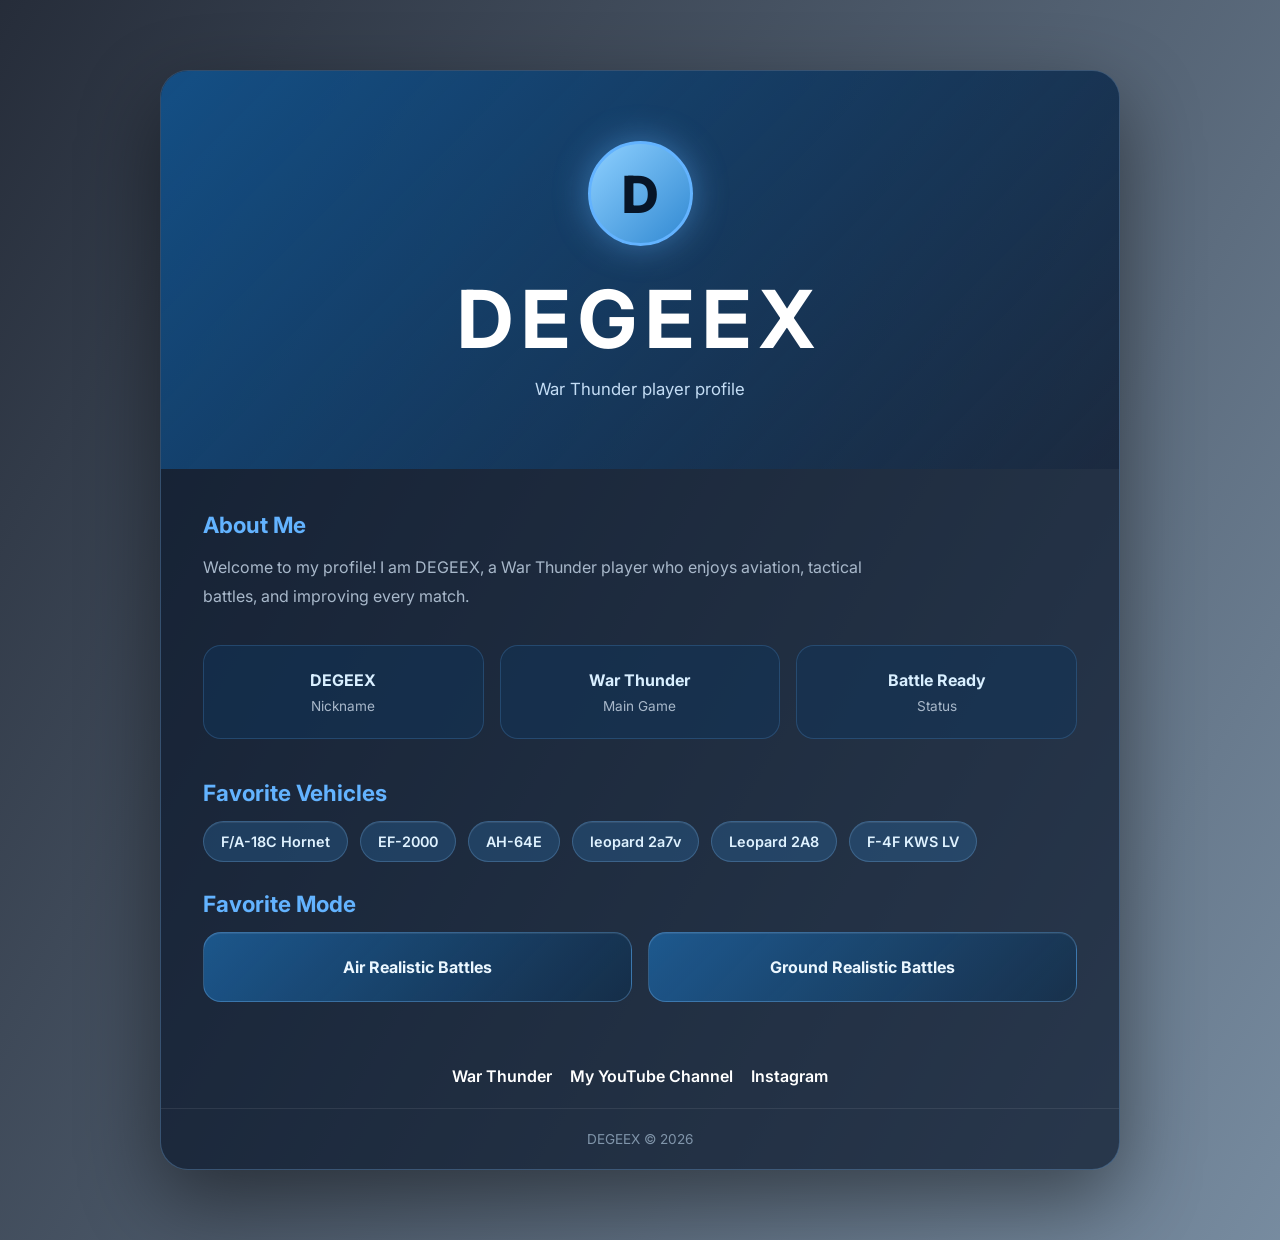
<file: index.html>
<!DOCTYPE html>
<html lang="en">
<head>
    <meta charset="UTF-8">
    <meta name="viewport" content="width=device-width, initial-scale=1.0">
    <title>DEGEEX | War Thunder</title>
    <link rel="stylesheet" href="decoration.css">
    <link rel="stylesheet" href="responsive.css">
    <script src="reveal.js" defer></script>
</head>
<body>
    <main class="container">
        <section class="profile-card">
            <header class="hero">
                <div class="avatar">D</div>
                <h1>DEGEEX</h1>
                <p>War Thunder player profile</p>
            </header>

            <div class="content">
                <h2>About Me</h2>
                <p class="bio">
                    Welcome to my profile! I am DEGEEX, a War Thunder player
                    who enjoys aviation, tactical battles, and improving every match.
                </p>

                <div class="stats">
                    <div class="stat">
                        <strong>DEGEEX</strong>
                        <span>Nickname</span>
                    </div>
                    <div class="stat">
                        <strong>War Thunder</strong>
                        <span>Main Game</span>
                    </div>
                    <div class="stat">
                        <strong>Battle Ready</strong>
                        <span>Status</span>
                    </div>
                </div>

                <h2>Favorite Vehicles</h2>
                <div class="tags">
                    <a href="f-18c.html" class="tag-button">F/A-18C Hornet</a>
                    <a href="ef2000.html" class="tag-button">EF-2000</a>
                    <a href="ah64e.html" class="tag-button">AH-64E</a>
                    <a href="leopard2a7v.html" class="tag-button">leopard 2a7v</a>
                    <a href="leopard2a8.html" class="tag-button">Leopard 2A8</a>
                    <a href="f4fkwslv.html" class="tag-button">F-4F KWS LV</a>
                </div>

                <h2>Favorite Mode</h2>
                <div class="mode-tags">
                    <span>Air Realistic Battles</span>
                    <span>Ground Realistic Battles</span>
                </div>
            </div>

            <div class="social-links">
                <a href="https://www.warthunder.com/" target="_blank">War Thunder</a>
                <a href="https://www.youtube.com/channel/UC9HAWqUuWpZPM1XhkWymWbA" target="_blank">My YouTube Channel</a>
                <a href="https://www.instagram.com/degeex.wt?stkn=dTlicHZoOHB0MWE3" target="_blank">Instagram</a>
            </div>

            <footer>
                DEGEEX &copy; 2026
            </footer>
        </section>
    </main>
</body>
</html>
</file>
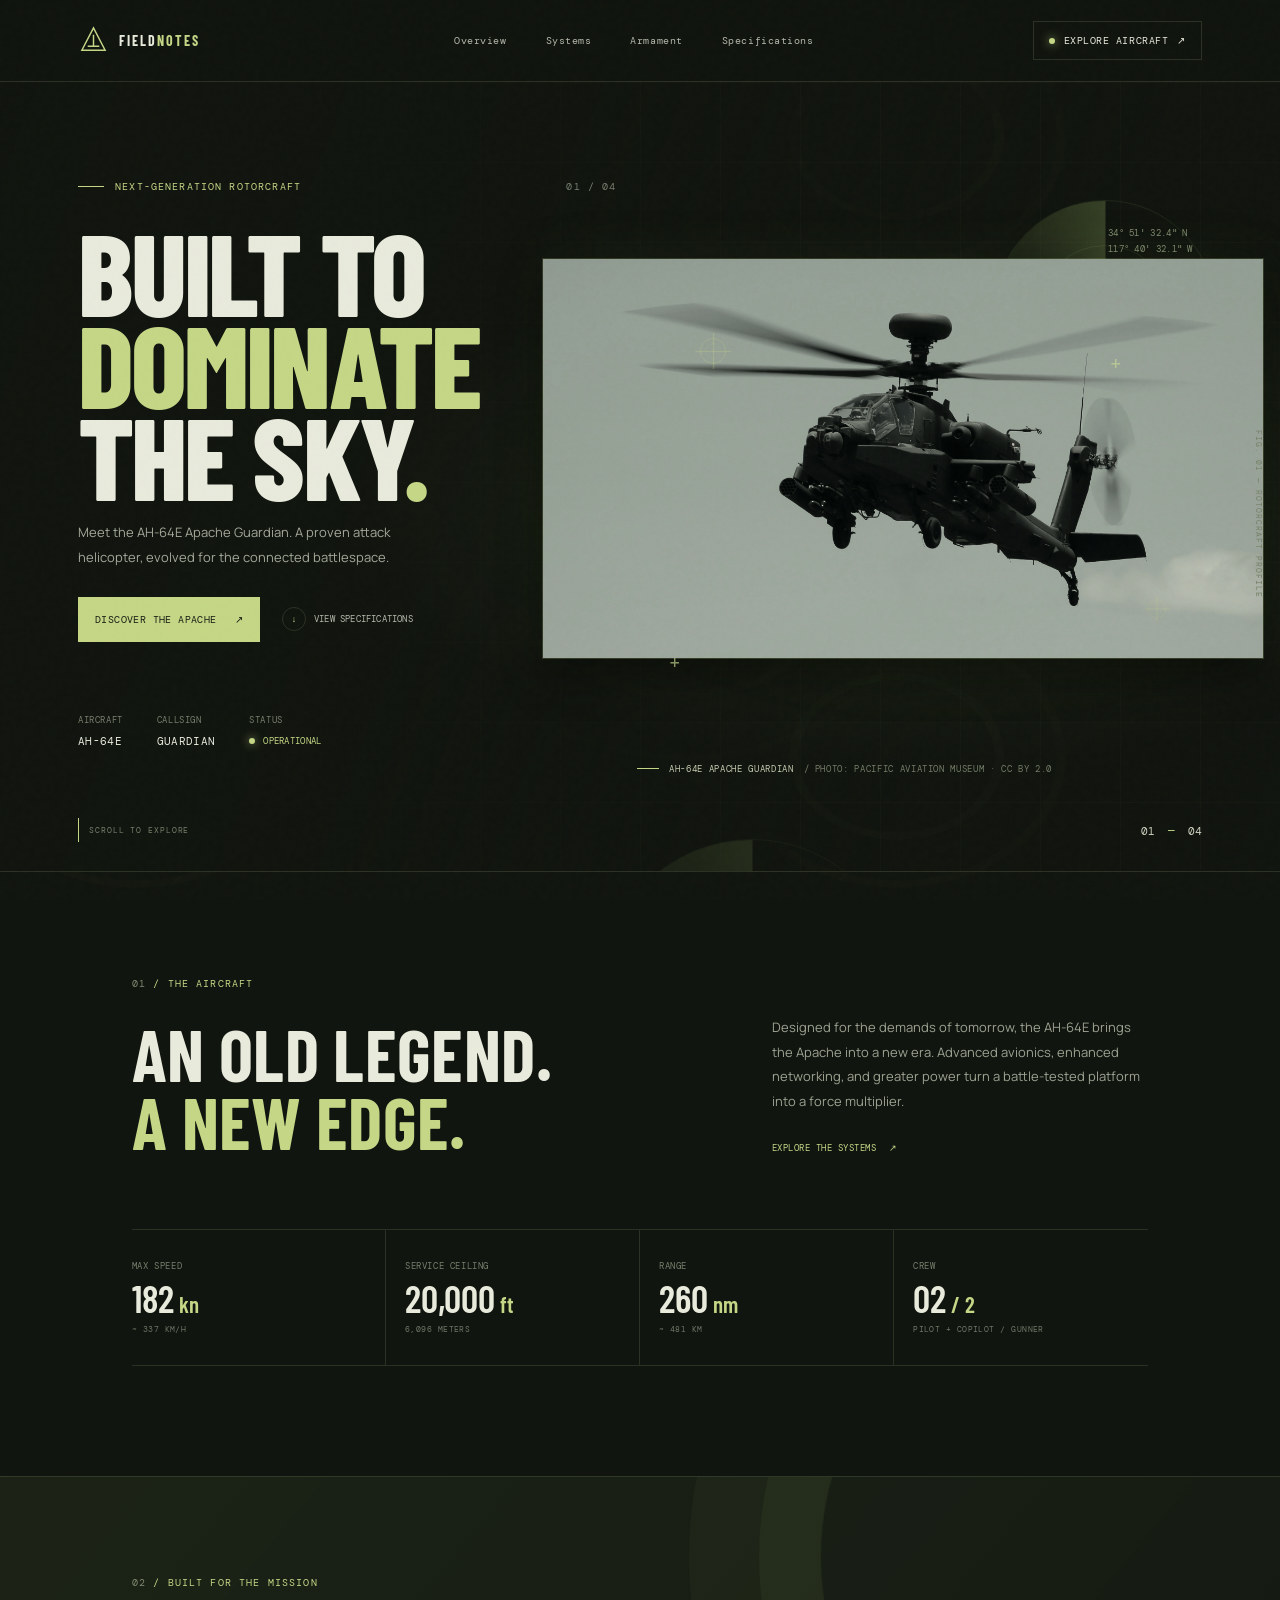
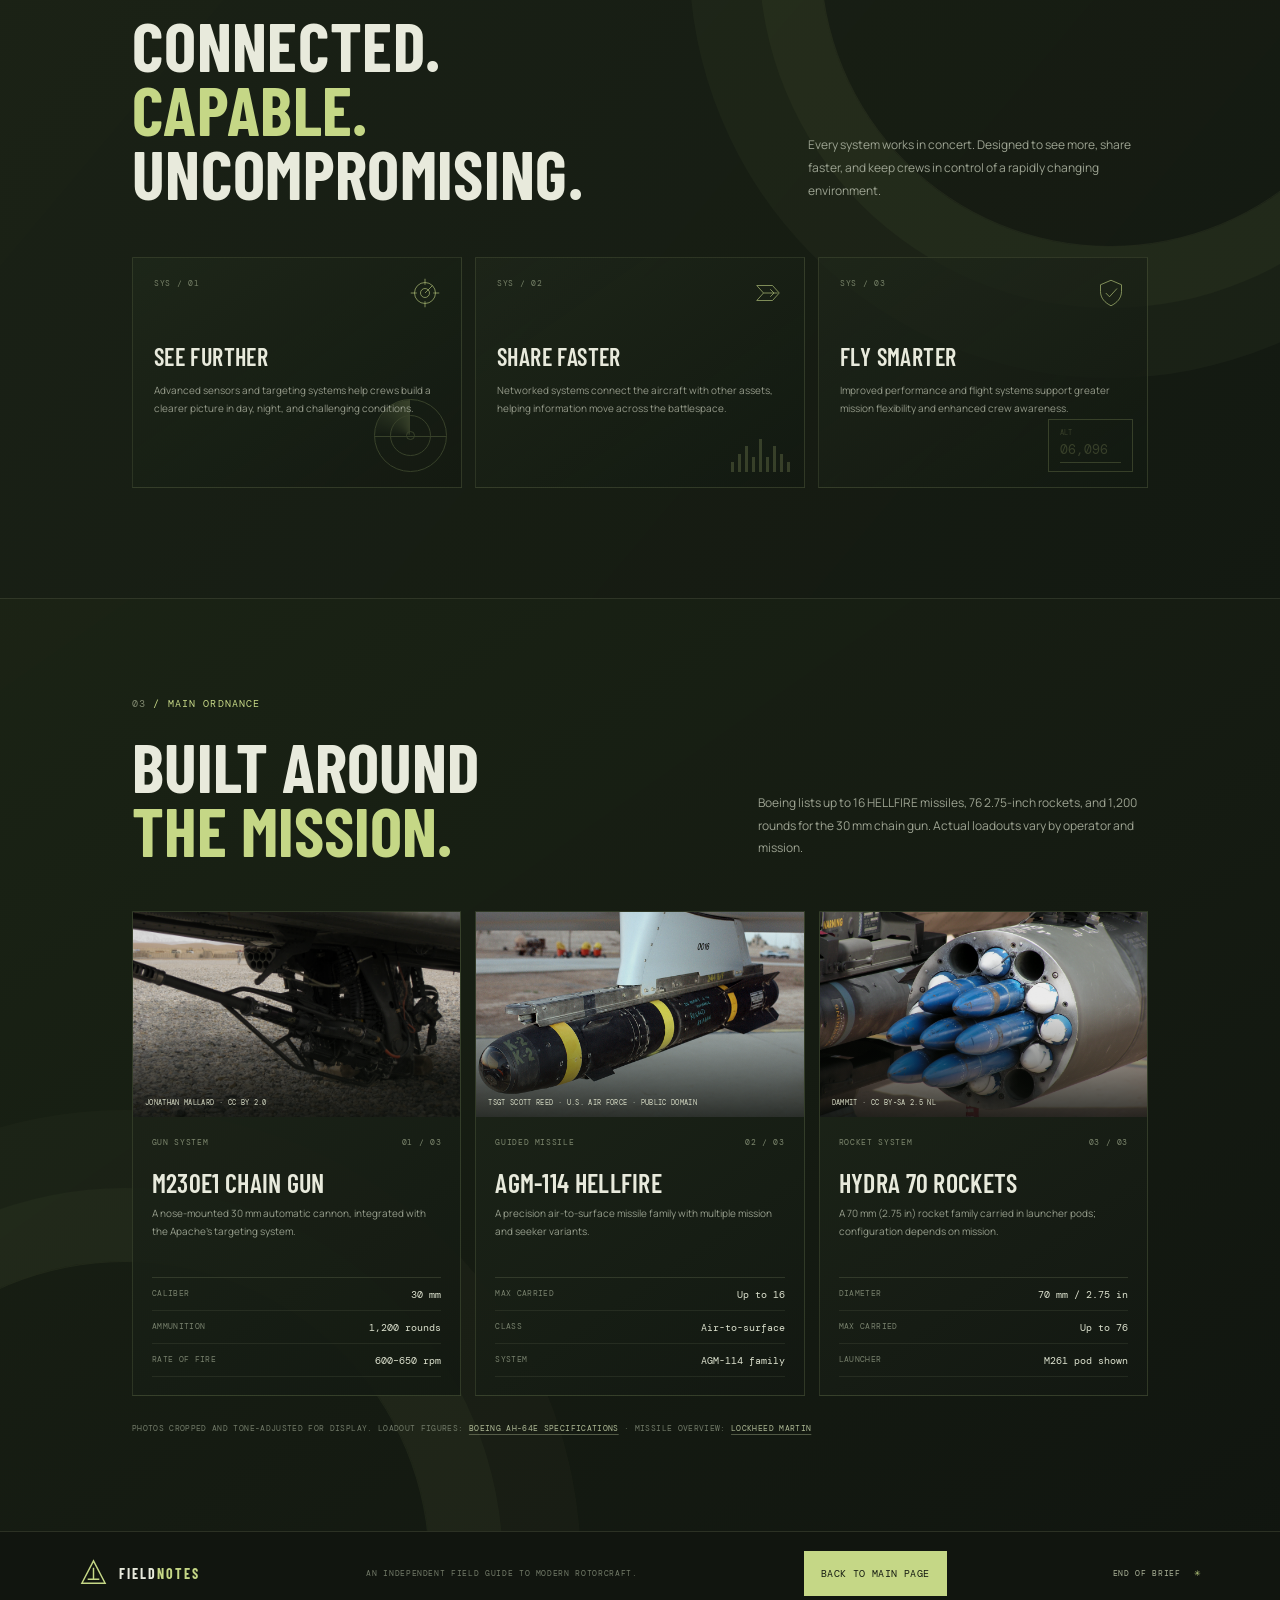
<file: ah64e.html>
<!DOCTYPE html>
<html lang="en">
<head>
  <meta charset="UTF-8">
  <meta name="viewport" content="width=device-width, initial-scale=1.0">
  <meta name="theme-color" content="#11150f">
  <meta name="description" content="Explore the AH-64E Apache Guardian — a next-generation attack helicopter built for the modern battlespace.">
  <title>AH-64E Apache — Guardian of the Sky</title>
  <link rel="preconnect" href="https://fonts.googleapis.com">
  <link rel="preconnect" href="https://fonts.gstatic.com" crossorigin>
  <link href="https://fonts.googleapis.com/css2?family=Barlow+Condensed:wght@400;500;600;700;800&family=DM+Mono:wght@400;500&family=Manrope:wght@400;500;600;700;800&display=swap" rel="stylesheet">
  <link rel="stylesheet" href="decoration4.css">
  <link rel="stylesheet" href="responsive.css">
  <script src="reveal.js" defer></script>
</head>
<body>
  <div class="page-noise" aria-hidden="true"></div>
  <header class="site-header">
    <a class="brand" href="#home" aria-label="Apache home">
      <span class="brand-mark" aria-hidden="true">
        <svg viewBox="0 0 32 32" fill="none"><path d="M16 3 28 26H4L16 3Z" stroke="currentColor" stroke-width="1.5"/><path d="M16 10v12M10 22h12" stroke="currentColor" stroke-width="1.5"/></svg>
      </span>
      <span class="brand-name">FIELD<span>NOTES</span></span>
    </a>
    <nav class="main-nav" aria-label="Main navigation">
      <a href="#overview">Overview</a>
      <a href="#systems">Systems</a>
      <a href="#armament">Armament</a>
      <a href="#specifications">Specifications</a>
    </nav>
    <a class="header-cta" href="#specifications"><span class="status-dot"></span> EXPLORE AIRCRAFT <span aria-hidden="true">↗</span></a>
  </header>

  <main>
    <section class="hero" id="home">
      <div class="hero-grid" aria-hidden="true"></div>
      <div class="radar radar-one" aria-hidden="true"><span></span><i></i></div>
      <div class="radar radar-two" aria-hidden="true"><span></span><i></i></div>
      <div class="hero-copy">
        <div class="eyebrow"><span class="eyebrow-line"></span> NEXT-GENERATION ROTORCRAFT <span class="eyebrow-index">01 / 04</span></div>
        <h1>BUILT TO<br><span>DOMINATE</span><br>THE SKY<span class="title-period">.</span></h1>
        <p class="hero-description">Meet the AH-64E Apache Guardian. A proven attack helicopter, evolved for the connected battlespace.</p>
        <div class="hero-actions">
          <a class="button button-primary" href="#overview">DISCOVER THE APACHE <span aria-hidden="true">↗</span></a>
          <a class="text-link" href="#specifications"><span class="play-icon" aria-hidden="true">↓</span> VIEW SPECIFICATIONS</a>
        </div>
        <div class="hero-meta">
          <div><span class="meta-label">AIRCRAFT</span><span class="meta-value">AH-64E</span></div>
          <div><span class="meta-label">CALLSIGN</span><span class="meta-value">GUARDIAN</span></div>
          <div><span class="meta-label">STATUS</span><span class="meta-value live"><span class="status-dot"></span> OPERATIONAL</span></div>
        </div>
      </div>
      <div class="hero-visual">
        <div class="visual-coordinates">34° 51' 32.4" N<br>117° 40' 32.1" W</div>
        <div class="visual-crosshair crosshair-top" aria-hidden="true">+</div>
        <div class="visual-crosshair crosshair-bottom" aria-hidden="true">+</div>
        <div class="aircraft-glow" aria-hidden="true"></div>
        <img class="apache-photo" src="assets/apache-ah64e-hero-green.jpg" alt="A U.S. Army AH-64E Apache helicopter in flight">
        <div class="target-marker target-one" aria-hidden="true"><span></span></div>
        <div class="target-marker target-two" aria-hidden="true"><span></span></div>
        <div class="visual-caption"><span class="caption-bar"></span><span>AH-64E APACHE GUARDIAN</span><a class="photo-credit" href="https://commons.wikimedia.org/wiki/File:AH-64E_Apache_(14465960441).jpg" target="_blank" rel="noopener noreferrer">/ PHOTO: PACIFIC AVIATION MUSEUM · CC BY 2.0</a></div>
        <div class="visual-side-note">FIG. 01 — ROTORCRAFT PROFILE</div>
      </div>
      <div class="scroll-cue"><span></span> SCROLL TO EXPLORE</div>
      <div class="hero-index">01 <span>—</span> 04</div>
    </section>

    <section class="overview section-wrap" id="overview">
      <div class="section-kicker"><span>01</span> / THE AIRCRAFT</div>
      <div class="overview-grid">
        <div>
          <h2>AN OLD LEGEND.<br><span>A NEW EDGE.</span></h2>
        </div>
        <div class="overview-copy">
          <p>Designed for the demands of tomorrow, the AH-64E brings the Apache into a new era. Advanced avionics, enhanced networking, and greater power turn a battle-tested platform into a force multiplier.</p>
          <a class="inline-link" href="#systems">EXPLORE THE SYSTEMS <span aria-hidden="true">↗</span></a>
        </div>
      </div>
      <div class="stats-row" id="specifications">
        <div class="stat"><span class="stat-label">MAX SPEED</span><strong>182<span> kn</span></strong><span class="stat-foot">~ 337 KM/H</span></div>
        <div class="stat"><span class="stat-label">SERVICE CEILING</span><strong>20,000<span> ft</span></strong><span class="stat-foot">6,096 METERS</span></div>
        <div class="stat"><span class="stat-label">RANGE</span><strong>260<span> nm</span></strong><span class="stat-foot">~ 481 KM</span></div>
        <div class="stat"><span class="stat-label">CREW</span><strong>02<span> / 2</span></strong><span class="stat-foot">PILOT + COPILOT / GUNNER</span></div>
      </div>
    </section>

    <section class="systems" id="systems">
      <div class="systems-inner">
        <div class="systems-heading">
          <div class="section-kicker"><span>02</span> / BUILT FOR THE MISSION</div>
          <h2>CONNECTED.<br><span>CAPABLE.</span><br>UNCOMPROMISING.</h2>
          <p>Every system works in concert. Designed to see more, share faster, and keep crews in control of a rapidly changing environment.</p>
        </div>
        <div class="system-cards">
          <article class="system-card">
            <div class="card-top"><span>SYS / 01</span><svg viewBox="0 0 40 40" fill="none" aria-hidden="true"><circle cx="20" cy="20" r="14" stroke="currentColor"/><circle cx="20" cy="20" r="6" stroke="currentColor"/><path d="M20 1v8m0 22v8M1 20h8m22 0h8M20 20l10-10" stroke="currentColor"/></svg></div>
            <h3>SEE FURTHER</h3>
            <p>Advanced sensors and targeting systems help crews build a clearer picture in day, night, and challenging conditions.</p>
            <div class="card-decoration radar-card" aria-hidden="true"><span></span><i></i></div>
          </article>
          <article class="system-card">
            <div class="card-top"><span>SYS / 02</span><svg viewBox="0 0 40 40" fill="none" aria-hidden="true"><path d="M5 10h21l9 10-9 10H5l9-10-9-10Z" stroke="currentColor"/><path d="M14 20h19M23 15l5 5-5 5" stroke="currentColor"/></svg></div>
            <h3>SHARE FASTER</h3>
            <p>Networked systems connect the aircraft with other assets, helping information move across the battlespace.</p>
            <div class="card-decoration signal-card" aria-hidden="true"><i></i><i></i><i></i><i></i><i></i><i></i><i></i><i></i><i></i></div>
          </article>
          <article class="system-card">
            <div class="card-top"><span>SYS / 03</span><svg viewBox="0 0 40 40" fill="none" aria-hidden="true"><path d="M20 3 34 9v9c0 9-6 15-14 19C12 33 6 27 6 18V9l14-6Z" stroke="currentColor"/><path d="m13 20 5 5 10-11" stroke="currentColor"/></svg></div>
            <h3>FLY SMARTER</h3>
            <p>Improved performance and flight systems support greater mission flexibility and enhanced crew awareness.</p>
            <div class="card-decoration altitude-card" aria-hidden="true"><span>ALT</span><b>06,096</b><i></i></div>
          </article>
        </div>
      </div>
    </section>

    <section class="armament" id="armament">
      <div class="armament-inner">
        <div class="section-kicker"><span>03</span> / MAIN ORDNANCE</div>
        <div class="armament-heading">
          <h2>BUILT AROUND<br><span>THE MISSION.</span></h2>
          <p>Boeing lists up to 16 HELLFIRE missiles, 76 2.75-inch rockets, and 1,200 rounds for the 30 mm chain gun. Actual loadouts vary by operator and mission.</p>
        </div>

        <div class="weapon-grid">
          <article class="weapon-card">
            <figure class="weapon-photo">
              <img src="assets/armament-m230.jpg" alt="M230 30 mm chain gun mounted under an Apache helicopter" loading="lazy" decoding="async">
              <figcaption><a href="https://commons.wikimedia.org/wiki/File:Apache_Gun_(M230_Chain_Gun).jpg" target="_blank" rel="noopener noreferrer">JONATHAN MALLARD</a> · <a href="https://creativecommons.org/licenses/by/2.0/" target="_blank" rel="noopener noreferrer">CC BY 2.0</a></figcaption>
            </figure>
            <div class="weapon-content">
              <div class="weapon-meta"><span>GUN SYSTEM</span><span>01 / 03</span></div>
              <h3>M230E1 CHAIN GUN</h3>
              <p>A nose-mounted 30 mm automatic cannon, integrated with the Apache’s targeting system.</p>
              <dl class="weapon-specs">
                <div><dt>CALIBER</dt><dd>30 mm</dd></div>
                <div><dt>AMMUNITION</dt><dd>1,200 rounds</dd></div>
                <div><dt>RATE OF FIRE</dt><dd>600–650 rpm</dd></div>
              </dl>
            </div>
          </article>

          <article class="weapon-card">
            <figure class="weapon-photo">
              <img src="assets/armament-hellfire.jpg" alt="AGM-114 Hellfire missile mounted on a U.S. Air Force Predator aircraft" loading="lazy" decoding="async">
              <figcaption><a href="https://commons.wikimedia.org/wiki/File:AGM-114_Hellfire_hung_on_a_Predator_drone.JPEG" target="_blank" rel="noopener noreferrer">TSGT SCOTT REED · U.S. AIR FORCE · PUBLIC DOMAIN</a></figcaption>
            </figure>
            <div class="weapon-content">
              <div class="weapon-meta"><span>GUIDED MISSILE</span><span>02 / 03</span></div>
              <h3>AGM-114 HELLFIRE</h3>
              <p>A precision air-to-surface missile family with multiple mission and seeker variants.</p>
              <dl class="weapon-specs">
                <div><dt>MAX CARRIED</dt><dd>Up to 16</dd></div>
                <div><dt>CLASS</dt><dd>Air-to-surface</dd></div>
                <div><dt>SYSTEM</dt><dd>AGM-114 family</dd></div>
              </dl>
            </div>
          </article>

          <article class="weapon-card">
            <figure class="weapon-photo">
              <img src="assets/armament-hydra70.jpg" alt="Hydra 70 rockets in an M261 launch pod on a Dutch Apache" loading="lazy" decoding="async">
              <figcaption><a href="https://commons.wikimedia.org/wiki/File:Hydra_70_M261.jpeg" target="_blank" rel="noopener noreferrer">DAMMIT</a> · <a href="https://creativecommons.org/licenses/by-sa/2.5/nl/" target="_blank" rel="noopener noreferrer">CC BY-SA 2.5 NL</a></figcaption>
            </figure>
            <div class="weapon-content">
              <div class="weapon-meta"><span>ROCKET SYSTEM</span><span>03 / 03</span></div>
              <h3>HYDRA 70 ROCKETS</h3>
              <p>A 70 mm (2.75 in) rocket family carried in launcher pods; configuration depends on mission.</p>
              <dl class="weapon-specs">
                <div><dt>DIAMETER</dt><dd>70 mm / 2.75 in</dd></div>
                <div><dt>MAX CARRIED</dt><dd>Up to 76</dd></div>
                <div><dt>LAUNCHER</dt><dd>M261 pod shown</dd></div>
              </dl>
            </div>
          </article>
        </div>

        <p class="armament-sources">PHOTOS CROPPED AND TONE-ADJUSTED FOR DISPLAY. LOADOUT FIGURES: <a href="https://www.boeing.com/defense/military-rotorcraft/ah-64-apache" target="_blank" rel="noopener noreferrer">BOEING AH-64E SPECIFICATIONS</a> · MISSILE OVERVIEW: <a href="https://www.lockheedmartin.com/en-us/products/hellfire.html" target="_blank" rel="noopener noreferrer">LOCKHEED MARTIN</a></p>
      </div>
    </section>
  </main>
  <footer class="site-footer">
    <a class="brand" href="#home"><span class="brand-mark" aria-hidden="true"><svg viewBox="0 0 32 32" fill="none"><path d="M16 3 28 26H4L16 3Z" stroke="currentColor" stroke-width="1.5"/><path d="M16 10v12M10 22h12" stroke="currentColor" stroke-width="1.5"/></svg></span><span class="brand-name">FIELD<span>NOTES</span></span></a>
    <p>AN INDEPENDENT FIELD GUIDE TO MODERN ROTORCRAFT.</p>
    <a class="button button-primary footer-main-link" href="index.html">BACK TO MAIN PAGE</a>
    <span class="footer-end">END OF BRIEF <span aria-hidden="true">✳</span></span>
  </footer>
</body>
</html>
</file>
<file: decoration.css>
@import url("https://fonts.googleapis.com/css2?family=Inter:wght@400;500;600;700;800&display=swap");

:root {
    --blue: #63b3ff;
    --text: #f4f8ff;
    --muted: #a8b8ca;
    --panel: rgba(8, 21, 42, 0.68);
}

* {
    box-sizing: border-box;
    margin: 0;
    padding: 0;
}

body {
    min-height: 100vh;
    color: var(--text);
    font-family: "Inter", Arial, sans-serif;
    background:
        linear-gradient(120deg, rgba(2, 10, 25, 0.86), rgba(7, 44, 81, 0.55)),
        url("https://image.api.playstation.com/vulcan/ap/rnd/202508/1812/14441fbf84ea08f1f027a0da46136554d19a8133241551f3.png")
        center / cover fixed;
}

.container {
    width: min(960px, 92%);
    margin: auto;
    padding: 70px 0;
}

.profile-card {
    overflow: hidden;
    border: 1px solid rgba(130, 195, 255, 0.28);
    border-radius: 28px;
    background: var(--panel);
    box-shadow: 0 30px 80px rgba(0, 0, 0, 0.45);
    backdrop-filter: blur(18px);
}

.hero {
    padding: 70px 25px;
    text-align: center;
    background: linear-gradient(135deg, rgba(20, 91, 154, 0.8), rgba(5, 20, 45, 0.25));
}

.avatar {
    display: grid;
    width: 105px;
    height: 105px;
    margin: 0 auto 24px;
    place-items: center;
    border: 3px solid var(--blue);
    border-radius: 50%;
    color: #071527;
    background: linear-gradient(135deg, #8ed0ff, #3189d2);
    box-shadow: 0 0 35px rgba(99, 179, 255, 0.45);
    font-size: 3.2rem;
    font-weight: 800;
}

h1 {
    margin-bottom: 12px;
    color: white;
    font-size: clamp(2.5rem, 8vw, 5rem);
    letter-spacing: 8px;
}

.hero p {
    color: #c4ddf5;
    font-size: 1.05rem;
}

.content {
    padding: 42px;
}

h2 {
    margin-bottom: 15px;
    color: var(--blue);
    font-size: 1.4rem;
}

.bio {
    max-width: 700px;
    margin-bottom: 34px;
    color: var(--muted);
    line-height: 1.8;
}

.stats {
    display: grid;
    grid-template-columns: repeat(3, 1fr);
    gap: 16px;
    margin-bottom: 40px;
}

.stat {
    padding: 24px 16px;
    border: 1px solid rgba(99, 179, 255, 0.2);
    border-radius: 18px;
    text-align: center;
    background: rgba(16, 52, 91, 0.5);
    transition: transform 0.25s, border-color 0.25s;
}

.stat:hover {
    border-color: var(--blue);
    transform: translateY(-5px);
}

.stat strong,
.stat span {
    display: block;
}

.stat strong {
    margin-bottom: 8px;
    color: #d9efff;
}

.stat span {
    color: var(--muted);
    font-size: 0.85rem;
}

.tags {
    display: flex;
    flex-wrap: wrap;
    gap: 12px;
}

h2 + .tags {
    margin-bottom: 28px;
}

.tag-button {
    display: inline-flex;
    align-items: center;
    justify-content: center;
    padding: 11px 17px;
    border: 1px solid rgba(130, 195, 255, 0.25);
    border-radius: 999px;
    color: #dff2ff;
    background: rgba(48, 133, 203, 0.25);
    box-shadow: inset 0 1px 0 rgba(255, 255, 255, 0.08);
    text-decoration: none;
    font-size: 0.9rem;
    font-weight: 600;
    transition: transform 0.2s ease, border-color 0.2s ease, background 0.2s ease;
}

.tag-button:hover {
    transform: translateY(-2px);
    border-color: rgba(130, 195, 255, 0.75);
    background: rgba(76, 152, 224, 0.4);
}

.mode-tags {
    display: grid;
    grid-template-columns: repeat(2, minmax(0, 1fr));
    gap: 16px;
    margin-top: 10px;
}

.mode-tags span {
    display: flex;
    align-items: center;
    justify-content: center;
    min-height: 70px;
    padding: 18px 22px;
    border: 1px solid rgba(130, 195, 255, 0.3);
    border-radius: 18px;
    color: #ebf7ff;
    background: linear-gradient(135deg, rgba(29, 107, 175, 0.7), rgba(12, 46, 78, 0.55));
    box-shadow: inset 0 1px 0 rgba(255, 255, 255, 0.08);
    font-size: 1rem;
    font-weight: 700;
    text-align: center;
}

footer {
    padding: 22px;
    border-top: 1px solid rgba(255, 255, 255, 0.08);
    color: #8095aa;
    text-align: center;
    font-size: 0.85rem;
}

.social-links {
    display: flex;
    justify-content: center;
    gap: 18px;
    padding: 22px;
}

.social-links a {
    color: #ffffff;
    text-decoration: none;
    font-weight: 600;
}

.social-links a:hover {
    color: var(--blue);
}

@media (max-width: 650px) {
    .container {
        padding: 25px 0;
    }

    .content {
        padding: 28px 22px;
    }

    .stats {
        grid-template-columns: 1fr;
    }

    .mode-tags {
        grid-template-columns: 1fr;
    }

    h1 {
        letter-spacing: 4px;
    }
}
</file>
<file: responsive.css>
*,
*::before,
*::after {
  box-sizing: border-box;
}

html {
  scroll-behavior: smooth;
  scroll-padding-top: 24px;
}

body {
  animation: page-arrive .65s ease both;
}

img,
svg,
video {
  max-width: 100%;
}

img {
  height: auto;
}

main,
section,
article,
header,
footer,
figure,
nav,
div {
  min-width: 0;
}

a,
button,
.tag-button,
.mode-tags span,
.stat,
article {
  transition: color .22s ease, background-color .22s ease, border-color .22s ease, box-shadow .22s ease, transform .22s ease;
}

a:focus-visible,
button:focus-visible {
  outline: 2px solid currentColor;
  outline-offset: 4px;
}

@keyframes page-arrive {
  from { opacity: 0; }
  to { opacity: 1; }
}

.appear-on-scroll {
  opacity: 0;
  translate: 0 22px;
  animation-play-state: paused !important;
  transition:
    opacity .65s ease var(--appear-delay, 0ms),
    translate .65s cubic-bezier(.2, .7, .2, 1) var(--appear-delay, 0ms);
}

.appear-on-scroll.is-visible {
  opacity: 1;
  translate: 0 0;
  animation-play-state: running !important;
}

@media (min-width: 1500px) {
  .section-wrap,
  .overview,
  .design-inner,
  .armament-inner,
  .systems-inner,
  .intro-section,
  .feature-section,
  .armament-section {
    padding-left: clamp(8%, calc((100vw - 1500px) / 2 + 8%), 15%);
    padding-right: clamp(8%, calc((100vw - 1500px) / 2 + 8%), 15%);
  }
}

@media (max-width: 900px) {
  .stats-row,
  .feature-grid,
  .system-cards,
  .weapon-grid,
  .mission-grid,
  .armament-grid {
    grid-template-columns: repeat(2, minmax(0, 1fr));
  }

  .stats-row .stat {
    padding: 18px;
  }

  .stats-row .stat:nth-child(2n) {
    border-right: 0;
  }
}

@media (max-width: 760px) {
  .site-header,
  .topbar {
    height: auto;
    min-height: 64px;
    flex-wrap: wrap;
    gap: 12px 18px;
    padding: 12px clamp(16px, 5vw, 36px);
  }

  .site-header nav,
  .topbar nav {
    display: flex;
    order: 3;
    flex: 1 0 100%;
    flex-wrap: wrap;
    justify-content: flex-start;
    gap: 10px clamp(14px, 4vw, 28px);
    margin: 0;
  }

  .site-header nav a,
  .topbar nav a {
    font-size: clamp(7px, 1.8vw, 9px);
  }

  .header-cta,
  .top-cta {
    margin-left: auto;
  }

  .overview-grid,
  .intro-grid,
  .heritage-grid,
  .quick-specs-inner {
    grid-template-columns: minmax(0, 1fr);
  }

  .hero-bottom,
  .hero-meta,
  .hero-actions {
    flex-wrap: wrap;
  }

  .hero-meta > *,
  .hero-actions > * {
    min-width: 0;
  }
}

@media (max-width: 520px) {
  .hero {
    overflow-x: clip;
  }

  .hero-visual {
    right: 0;
    width: 100%;
  }

  .apache-photo {
    left: 4.5%;
    width: 91%;
  }

  .visual-caption {
    left: 6%;
    right: 6%;
    flex-wrap: wrap;
  }

  .systems-heading h2 {
    font-size: clamp(34px, 10vw, 46px);
  }

  .stats,
  .stats-row {
    grid-template-columns: repeat(2, minmax(0, 1fr));
  }

  .feature-grid,
  .system-cards,
  .weapon-grid,
  .mission-grid,
  .armament-grid {
    grid-template-columns: minmax(0, 1fr);
  }

  .stats-row .stat {
    min-width: 0;
    padding: 15px 10px;
  }

  .stats-row .stat:nth-child(2n) {
    border-right: 0;
  }

  .mission-card + .mission-card,
  .armament-card:nth-child(even),
  .spec-grid article:nth-child(even) {
    border-left: 0;
    padding-left: 0;
  }

  .site-header nav,
  .topbar nav {
    column-gap: 13px;
  }

  .hero-bottom {
    gap: 8px 14px;
  }

  .social-links,
  footer {
    flex-wrap: wrap;
  }
}

@media (max-width: 360px) {
  .site-header,
  .topbar {
    padding-left: 14px;
    padding-right: 14px;
  }

  .stats,
  .stats-row {
    grid-template-columns: minmax(0, 1fr);
  }
}

@media (max-height: 520px) and (min-width: 761px) {
  .hero {
    height: auto;
    min-height: 620px;
  }
}

@media (prefers-reduced-motion: reduce) {
  html {
    scroll-behavior: auto;
  }

  *,
  *::before,
  *::after {
    animation-duration: .01ms !important;
    animation-iteration-count: 1 !important;
    scroll-behavior: auto !important;
    transition-duration: .01ms !important;
  }
}
</file>
<file: decoration4.css>
:root {
  color-scheme: dark;
  --bg: #11150f;
  --panel: #171d14;
  --panel-light: #20271a;
  --ink: #e8eadc;
  --muted: #8c9380;
  --green: #c5d786;
  --green-dark: #64734b;
  --line: rgba(200, 213, 164, .15);
  --mono: "DM Mono", monospace;
  --display: "Barlow Condensed", Impact, sans-serif;
  --body: "Manrope", sans-serif;
}

* { box-sizing: border-box; }
html { scroll-behavior: smooth; scroll-padding-top: 85px; }
body {
  margin: 0;
  background-color: var(--bg);
  color: var(--ink);
  font-family: var(--body);
  -webkit-font-smoothing: antialiased;
  overflow-x: hidden;
}
body::before {
  position: fixed;
  z-index: -1;
  inset: 0;
  content: "";
  pointer-events: none;
  opacity: .19;
  background:
    radial-gradient(ellipse at 18% 22%, transparent 0 11%, rgba(120, 139, 86, .22) 11.2% 12.1%, transparent 12.3% 18%, rgba(120, 139, 86, .14) 18.2% 19.1%, transparent 19.3%),
    radial-gradient(ellipse at 76% 74%, transparent 0 16%, rgba(120, 139, 86, .15) 16.2% 17.1%, transparent 17.3% 24%, rgba(120, 139, 86, .12) 24.2% 25%, transparent 25.2%),
    repeating-linear-gradient(133deg, transparent 0 49px, rgba(160, 173, 120, .05) 50px 51px, transparent 52px 97px);
  background-size: 760px 620px, 900px 760px, 100% 100%;
}
a { color: inherit; text-decoration: none; }
.page-noise {
  position: fixed;
  inset: 0;
  z-index: 20;
  pointer-events: none;
  opacity: .08;
  background-image: url("data:image/svg+xml,%3Csvg viewBox='0 0 180 180' xmlns='http://www.w3.org/2000/svg'%3E%3Cfilter id='n'%3E%3CfeTurbulence type='fractalNoise' baseFrequency='.8' numOctaves='3' stitchTiles='stitch'/%3E%3C/filter%3E%3Crect width='100%25' height='100%25' filter='url(%23n)' opacity='.22'/%3E%3C/svg%3E");
}
.site-header {
  position: relative;
  z-index: 10;
  height: 82px;
  padding: 0 6.1%;
  display: flex;
  align-items: center;
  justify-content: space-between;
  border-bottom: 1px solid var(--line);
  background: rgba(17, 21, 15, .84);
}
.brand { display: inline-flex; gap: 10px; align-items: center; }
.brand-mark { width: 31px; height: 31px; color: var(--green); }
.brand-mark svg { width: 100%; height: 100%; }
.brand-name { font: 700 14px var(--display); letter-spacing: 2px; }
.brand-name span { color: var(--green); }
.main-nav { display: flex; gap: 39px; margin-left: 35px; }
.main-nav a, .header-cta { font: 10px var(--mono); letter-spacing: .55px; color: #b4b8aa; transition: color .2s ease; }
.main-nav a:hover, .header-cta:hover { color: var(--green); }
.header-cta { display: flex; gap: 9px; align-items: center; border: 1px solid var(--line); padding: 12px 15px; color: var(--ink); }
.status-dot { display: inline-block; flex: 0 0 auto; width: 6px; height: 6px; border-radius: 50%; background: var(--green); box-shadow: 0 0 10px rgba(197, 215, 134, .85); animation: blink 2.2s ease-in-out infinite; }

.hero {
  position: relative;
  min-height: 690px;
  height: min(790px, calc(100svh - 82px));
  max-height: 850px;
  overflow: hidden;
  display: flex;
  align-items: center;
  padding: 40px 6.1% 68px;
  border-bottom: 1px solid var(--line);
  background:
    radial-gradient(ellipse at 72% 54%, rgba(74, 91, 52, .22), transparent 43%),
    linear-gradient(110deg, rgba(17, 21, 15, .96) 0%, rgba(17, 21, 15, .87) 38%, rgba(17, 21, 15, .23) 74%, rgba(17, 21, 15, .18) 100%);
}
.hero-grid {
  position: absolute;
  inset: 0;
  opacity: .25;
  background-image: linear-gradient(rgba(179, 197, 133, .1) 1px, transparent 1px), linear-gradient(90deg, rgba(179, 197, 133, .1) 1px, transparent 1px);
  background-size: 80px 80px;
  mask-image: linear-gradient(to right, transparent 5%, black 70%, black);
}
.hero-grid::after {
  content: "";
  position: absolute;
  inset: 0;
  background: linear-gradient(180deg, transparent 0%, rgba(198, 218, 139, .17) 49%, transparent 51%);
  transform: translateY(-100%);
  animation: scan 8s linear infinite;
}
.hero-copy { position: relative; z-index: 3; width: 48%; max-width: 555px; padding-top: 3px; animation: fade-up .9s both; }
.eyebrow, .section-kicker { color: var(--green); font: 10px var(--mono); letter-spacing: 1.15px; }
.eyebrow { display: flex; align-items: center; gap: 11px; }
.eyebrow-line { display: inline-block; width: 26px; height: 1px; background: var(--green); }
.eyebrow-index { margin-left: auto; margin-right: 1px; color: #787f6e; }
h1, h2, h3, p { margin-top: 0; }
.hero h1 {
  margin: 32px 0 19px;
  font: 800 clamp(70px, 9.1vw, 124px)/.79 var(--display);
  letter-spacing: -.025em;
}
.hero h1 > span:first-of-type { color: var(--green); }
.title-period { color: var(--green); }
.hero-description { max-width: 370px; color: #a4a99a; font-size: 13px; line-height: 1.85; }
.hero-actions { display: flex; gap: 22px; align-items: center; margin-top: 28px; }
.button { display: inline-flex; min-height: 45px; align-items: center; gap: 18px; padding: 0 17px; font: 10px var(--mono); letter-spacing: .4px; }
.button-primary { background: var(--green); color: #171d12; transition: background .2s ease, transform .2s ease; }
.button-primary:hover { background: #d7e99d; transform: translateY(-2px); }
.text-link { display: inline-flex; align-items: center; gap: 8px; color: #b5b9ab; font: 9px var(--mono); letter-spacing: .2px; }
.text-link:hover { color: var(--green); }
.play-icon { display: grid; width: 24px; height: 24px; place-items: center; border: 1px solid var(--line); border-radius: 50%; color: var(--green); }
.hero-meta { display: flex; gap: 34px; margin-top: 72px; }
.hero-meta > div { display: grid; gap: 8px; }
.meta-label, .stat-label { color: #777e6c; font: 9px var(--mono); letter-spacing: .6px; }
.meta-value { display: flex; align-items: center; gap: 8px; font: 11px var(--mono); letter-spacing: .3px; }
.meta-value.live { color: var(--green); font-size: 9px; }
.hero-visual { position: absolute; z-index: 1; width: 62%; height: 84%; right: 0; top: 8%; }
.apache-photo { position: absolute; top: 17%; left: 7%; width: 91%; height: auto; aspect-ratio: 9 / 5; object-fit: cover; object-position: center; border: 1px solid rgba(197, 215, 134, .18); box-shadow: 0 22px 35px rgba(0,0,0,.35), 0 0 50px rgba(76,99,51,.12); filter: brightness(.98) saturate(.9) contrast(1.04); animation: aircraft-in 1.3s cubic-bezier(.16,.76,.26,1) both, aircraft-float 6s ease-in-out 1.4s infinite; }
.aircraft-glow { position: absolute; top: 40%; left: 24%; width: 68%; height: 31%; border-radius: 50%; background: rgba(152, 177, 101, .14); filter: blur(55px); animation: glow-pulse 4s ease-in-out infinite; }
.radar { position: absolute; width: 222px; aspect-ratio: 1; border: 1px solid rgba(169, 191, 119, .1); border-radius: 50%; pointer-events: none; }
.radar::before, .radar::after { position: absolute; content: ""; border: 1px solid rgba(169, 191, 119, .1); border-radius: 50%; inset: 20%; }
.radar::after { inset: 39%; }
.radar span { position: absolute; left: 50%; top: 0; width: 1px; height: 100%; background: rgba(169, 191, 119, .12); }
.radar i { position: absolute; inset: 0; border-radius: 50%; background: conic-gradient(from 0deg, transparent 0 77%, rgba(172, 201, 111, .24) 100%); animation: radar-spin 7s linear infinite; }
.radar-one { right: 5%; top: 15%; }
.radar-two { left: 47%; bottom: -34%; width: 300px; opacity: .55; }
.visual-coordinates { position: absolute; z-index: 2; top: 12%; right: 11%; color: #7e896d; font: 9px/1.8 var(--mono); letter-spacing: .3px; }
.visual-crosshair { position: absolute; z-index: 2; color: rgba(200, 218, 148, .65); font: 19px var(--mono); animation: crosshair-pulse 3s ease-in-out infinite; }
.crosshair-top { top: 31%; right: 20%; }
.crosshair-bottom { bottom: 20%; left: 23%; animation-delay: 1.1s; }
.target-marker { position: absolute; z-index: 2; width: 40px; height: 40px; border: 1px solid rgba(197, 215, 134, .4); border-radius: 50%; }
.target-marker::before, .target-marker::after { position: absolute; content: ""; background: rgba(197, 215, 134, .55); }
.target-marker::before { width: 56px; height: 1px; left: -9px; top: 19px; }
.target-marker::after { width: 1px; height: 56px; left: 19px; top: -9px; }
.target-marker span { position: absolute; inset: 7px; border: 1px dashed rgba(197, 215, 134, .3); border-radius: 50%; animation: radar-spin 12s linear infinite; }
.target-one { left: 26%; top: 28%; transform: scale(.64); }
.target-two { right: 13%; bottom: 27%; transform: scale(.45); animation: target-blink 3s ease-in-out infinite; }
.visual-caption { position: absolute; bottom: 5%; left: 19%; z-index: 2; display: flex; gap: 10px; align-items: center; font: 9px var(--mono); letter-spacing: .65px; color: #c4cbb0; }
.caption-bar { width: 22px; height: 1px; background: var(--green); }
.photo-credit { color: #737c67; transition: color .2s ease; }
.photo-credit:hover { color: var(--green); }
.visual-side-note { position: absolute; z-index: 2; top: 43%; right: 2%; writing-mode: vertical-rl; color: #778269; font: 8px var(--mono); letter-spacing: 1px; }
.scroll-cue { position: absolute; left: 6.1%; bottom: 29px; display: flex; align-items: center; gap: 10px; color: #777f6b; font: 8px var(--mono); letter-spacing: .9px; }
.scroll-cue span { display: inline-block; width: 1px; height: 24px; background: var(--green); transform-origin: top; animation: scroll-pulse 1.8s ease-in-out infinite; }
.hero-index { position: absolute; bottom: 33px; right: 6.1%; color: #d0d5c3; font: 11px var(--mono); }
.hero-index span { padding: 0 6px; color: var(--green); }

.section-wrap { padding: 105px 10.3% 110px; }
.section-kicker { margin-bottom: 25px; }
.section-kicker span { color: #818a70; }
.overview-grid { display: grid; grid-template-columns: 1.1fr .8fr; gap: 12%; align-items: end; }
.overview h2, .systems h2 { margin: 0; font: 700 clamp(42px, 6vw, 72px)/.94 var(--display); letter-spacing: .005em; }
.overview h2 span, .systems h2 span { color: var(--green); }
.overview-copy p { margin-bottom: 20px; color: #9da392; font-size: 13px; line-height: 1.9; }
.inline-link { color: var(--green); font: 9px var(--mono); letter-spacing: .5px; }
.inline-link span { display: inline-block; margin-left: 7px; transition: transform .2s ease; }
.inline-link:hover span { transform: translate(3px, -3px); }
.stats-row { display: grid; grid-template-columns: repeat(4, 1fr); margin-top: 73px; border-top: 1px solid var(--line); border-bottom: 1px solid var(--line); }
.stat { min-height: 135px; display: flex; flex-direction: column; justify-content: center; gap: 9px; padding: 17px 19px; border-right: 1px solid var(--line); }
.stat:first-child { padding-left: 0; }
.stat:last-child { border-right: 0; }
.stat strong { font: 600 38px/.9 var(--display); color: var(--ink); }
.stat strong span { color: var(--green); font-size: 23px; }
.stat-foot { color: #707868; font: 8px var(--mono); letter-spacing: .45px; }

.systems { position: relative; overflow: hidden; padding: 99px 10.3% 110px; border-top: 1px solid var(--line); background: linear-gradient(130deg, rgba(31, 39, 25, .75), rgba(20, 26, 18, .85)); }
.systems::before { position: absolute; content: ""; right: -120px; top: -210px; width: 580px; height: 580px; border: 1px solid rgba(197, 215, 134, .07); border-radius: 50%; box-shadow: 0 0 0 60px rgba(0,0,0,0), 0 0 0 61px rgba(197,215,134,.04), 0 0 0 130px rgba(0,0,0,0), 0 0 0 131px rgba(197,215,134,.035); }
.systems-inner { position: relative; z-index: 1; }
.systems-heading { display: grid; grid-template-columns: 1fr 1fr; column-gap: 12%; align-items: end; }
.systems-heading .section-kicker { grid-column: 1 / -1; }
.systems-heading h2 { font-size: clamp(42px, 5.7vw, 68px); }
.systems-heading > p { max-width: 340px; justify-self: end; margin: 0 0 3px; color: #9da392; font-size: 12px; line-height: 1.9; }
.system-cards { display: grid; grid-template-columns: repeat(3, 1fr); gap: 13px; margin-top: 52px; }
.system-card { position: relative; min-height: 231px; overflow: hidden; padding: 20px 21px; border: 1px solid rgba(194, 212, 142, .14); background: linear-gradient(145deg, rgba(31, 39, 26, .8), rgba(18, 24, 17, .7)); transition: transform .3s ease, border-color .3s ease, background .3s ease; }
.system-card:hover { transform: translateY(-5px); border-color: rgba(197, 215, 134, .42); background: linear-gradient(145deg, rgba(40, 51, 30, .9), rgba(18, 24, 17, .85)); }
.card-top { display: flex; justify-content: space-between; align-items: flex-start; color: #778268; font: 8px var(--mono); letter-spacing: .7px; }
.card-top svg { width: 30px; height: 30px; color: var(--green); opacity: .8; }
.system-card h3 { position: relative; z-index: 1; margin: 34px 0 10px; font: 600 24px var(--display); letter-spacing: .4px; }
.system-card p { position: relative; z-index: 1; max-width: 280px; margin: 0; color: #949a89; font-size: 10px; line-height: 1.8; }
.card-decoration { position: absolute; right: 14px; bottom: 15px; opacity: .2; pointer-events: none; }
.radar-card { width: 73px; height: 73px; border: 1px solid var(--green); border-radius: 50%; }
.radar-card::before, .radar-card::after { position: absolute; content: ""; border: 1px solid var(--green); border-radius: 50%; inset: 15px; }
.radar-card::after { inset: 31px; }
.radar-card span { position: absolute; top: 50%; left: 0; width: 100%; height: 1px; background: var(--green); }
.radar-card i { position: absolute; inset: 0; border-radius: 50%; background: conic-gradient(from 0deg, transparent 0 75%, var(--green) 100%); animation: radar-spin 4s linear infinite; }
.signal-card { display: flex; gap: 4px; align-items: end; height: 38px; }
.signal-card i { width: 3px; background: var(--green); animation: signal-wave 1.4s ease-in-out infinite alternate; }
.signal-card i:nth-child(1), .signal-card i:nth-child(9) { height: 10px; }
.signal-card i:nth-child(2), .signal-card i:nth-child(8) { height: 18px; animation-delay: .2s; }
.signal-card i:nth-child(3), .signal-card i:nth-child(7) { height: 26px; animation-delay: .4s; }
.signal-card i:nth-child(4), .signal-card i:nth-child(6) { height: 15px; animation-delay: .6s; }
.signal-card i:nth-child(5) { height: 33px; animation-delay: .8s; }
.altitude-card { display: grid; gap: 4px; padding: 8px 11px; border: 1px solid var(--green); color: var(--green); font-family: var(--mono); }
.altitude-card span { font-size: 7px; }
.altitude-card b { font-size: 13px; font-weight: 400; }
.altitude-card i { width: 61px; height: 1px; background: var(--green); animation: meter 1.8s ease-in-out infinite alternate; transform-origin: left; }
.site-footer { min-height: 83px; padding: 0 6.1%; display: flex; justify-content: space-between; align-items: center; gap: 20px; border-top: 1px solid var(--line); }
.site-footer > p, .footer-end { margin: 0; color: #737b69; font: 8px var(--mono); letter-spacing: .65px; }
.footer-end { color: #adb49a; }
.footer-end span { margin-left: 8px; color: var(--green); }
.footer-main-link { text-decoration: none; }

.armament { position: relative; overflow: hidden; padding: 98px 10.3% 96px; border-top: 1px solid var(--line); background: linear-gradient(145deg, rgba(28, 36, 22, .94), rgba(17, 22, 16, .98)); }
.armament::before { position: absolute; content: ""; left: -180px; bottom: -340px; width: 610px; height: 610px; border: 1px solid rgba(197, 215, 134, .06); border-radius: 50%; box-shadow: 0 0 0 72px rgba(0,0,0,0), 0 0 0 73px rgba(197,215,134,.035), 0 0 0 150px rgba(0,0,0,0), 0 0 0 151px rgba(197,215,134,.025); }
.armament-inner { position: relative; z-index: 1; }
.armament-heading { display: grid; grid-template-columns: 1fr .78fr; gap: 12%; align-items: end; }
.armament-heading h2 { margin: 0; font: 700 clamp(42px, 5.7vw, 68px)/.94 var(--display); }
.armament-heading h2 span { color: var(--green); }
.armament-heading p { max-width: 390px; justify-self: end; margin: 0 0 3px; color: #9da392; font-size: 12px; line-height: 1.9; }
.weapon-grid { display: grid; grid-template-columns: repeat(3, minmax(0, 1fr)); gap: 14px; margin-top: 48px; }
.weapon-card { min-width: 0; overflow: hidden; border: 1px solid rgba(194, 212, 142, .15); background: linear-gradient(145deg, rgba(31, 39, 26, .9), rgba(18, 24, 17, .9)); transition: transform .3s ease, border-color .3s ease; }
.weapon-card:hover { transform: translateY(-4px); border-color: rgba(197, 215, 134, .42); }
.weapon-photo { position: relative; overflow: hidden; margin: 0; aspect-ratio: 16 / 10; background: #20271a; }
.weapon-photo::after { position: absolute; inset: 45% 0 0; content: ""; background: linear-gradient(transparent, rgba(10, 13, 9, .8)); pointer-events: none; }
.weapon-photo img { display: block; width: 100%; height: 100%; object-fit: cover; filter: brightness(.9) saturate(.82) contrast(1.05); transition: transform .5s ease; }
.weapon-card:hover .weapon-photo img { transform: scale(1.04); }
.weapon-photo figcaption { position: absolute; z-index: 1; left: 12px; right: 12px; bottom: 10px; overflow: hidden; color: #d3d8c2; font: 7px var(--mono); letter-spacing: .35px; text-overflow: ellipsis; white-space: nowrap; }
.weapon-photo figcaption a { color: inherit; }
.weapon-photo figcaption a:hover { color: var(--green); }
.weapon-content { padding: 20px 19px 18px; }
.weapon-meta { display: flex; justify-content: space-between; gap: 8px; color: #7d876e; font: 8px var(--mono); letter-spacing: .65px; }
.weapon-content h3 { margin: 23px 0 8px; font: 600 26px/1 var(--display); letter-spacing: .3px; }
.weapon-content > p { min-height: 58px; margin: 0 0 15px; color: #969d8c; font-size: 10px; line-height: 1.8; }
.weapon-specs { margin: 0; border-top: 1px solid var(--line); }
.weapon-specs div { display: flex; justify-content: space-between; gap: 10px; padding: 10px 0 9px; border-bottom: 1px solid rgba(200, 213, 164, .09); }
.weapon-specs dt { color: #78816d; font: 8px var(--mono); letter-spacing: .35px; }
.weapon-specs dd { margin: 0; color: #dce1ce; font: 10px var(--mono); text-align: right; }
.armament-sources { margin: 25px 0 0; color: #717a68; font: 8px/1.8 var(--mono); letter-spacing: .35px; }
.armament-sources a { color: #aeb995; text-decoration: underline; text-decoration-color: rgba(174, 185, 149, .4); text-underline-offset: 3px; }
.armament-sources a:hover { color: var(--green); }

@keyframes blink { 0%, 100% { opacity: 1; } 50% { opacity: .35; } }
@keyframes scan { to { transform: translateY(100%); } }
@keyframes radar-spin { to { transform: rotate(360deg); } }
@keyframes aircraft-in { from { opacity: 0; transform: translate(38px, 18px) scale(.96); } to { opacity: 1; transform: translate(0, 0) scale(1); } }
@keyframes aircraft-float { 0%, 100% { translate: 0 0; } 50% { translate: 0 -7px; } }
@keyframes glow-pulse { 0%, 100% { opacity: .55; transform: scale(.94); } 50% { opacity: 1; transform: scale(1.05); } }
@keyframes crosshair-pulse { 0%, 100% { opacity: .35; } 50% { opacity: .95; } }
@keyframes target-blink { 0%, 100% { opacity: .35; } 50% { opacity: .9; } }
@keyframes scroll-pulse { 0%, 100% { transform: scaleY(.55); opacity: .5; } 50% { transform: scaleY(1); opacity: 1; } }
@keyframes signal-wave { to { transform: scaleY(.38); opacity: .5; } }
@keyframes meter { to { transform: scaleX(.55); } }
@keyframes fade-up { from { opacity: 0; transform: translateY(18px); } to { opacity: 1; transform: translateY(0); } }

@media (min-width: 1500px) {
  .hero { padding-left: max(6.1%, calc((100% - 1320px) / 2)); padding-right: max(6.1%, calc((100% - 1320px) / 2)); }
  .hero-copy { margin-left: max(0px, calc((100vw - 1320px) / 2 - 88px)); }
}
@media (max-width: 900px) {
  .hero { min-height: 670px; height: calc(100svh - 72px); padding-left: 5%; padding-right: 5%; }
  .hero-copy { width: 58%; }
  .hero-visual { width: 77%; right: -9%; opacity: .82; }
  .hero-meta { gap: 20px; }
  .section-wrap, .systems, .armament { padding-left: 7%; padding-right: 7%; }
  .system-cards { gap: 9px; }
  .system-card { padding: 16px; }
  .weapon-grid { gap: 9px; }
  .weapon-content { padding: 16px 14px; }
}
@media (max-width: 640px) {
  html { scroll-padding-top: 65px; }
  .site-header { height: 65px; padding: 0 5%; }
  .brand-name { font-size: 13px; }
  .main-nav { gap: 16px; margin: 0; }
  .main-nav a { font-size: 8px; }
  .main-nav a:last-child { display: none; }
  .header-cta { gap: 7px; padding: 10px; font-size: 8px; }
  .hero { min-height: 760px; height: calc(100svh - 65px); max-height: 900px; align-items: flex-start; padding: 66px 6% 55px; }
  .hero-copy { width: 100%; max-width: 440px; }
  .hero h1 { margin-top: 26px; font-size: clamp(70px, 18vw, 100px); }
  .hero-description { max-width: 310px; font-size: 12px; }
  .hero-actions { gap: 14px; }
  .button { min-height: 42px; gap: 10px; padding: 0 12px; font-size: 8px; }
  .text-link { font-size: 8px; }
  .hero-meta { gap: 18px; margin-top: 30px; }
  .meta-label { font-size: 7px; }
  .meta-value { font-size: 9px; }
  .meta-value.live { font-size: 7px; }
  .hero-visual { width: 118%; height: 48%; top: auto; right: -20%; bottom: 8%; opacity: .85; }
  .visual-coordinates { top: 7%; right: 12%; font-size: 7px; }
  .visual-caption { left: 16%; bottom: 5%; font-size: 7px; gap: 6px; }
  .visual-side-note { right: 5%; top: 35%; }
  .radar-one { width: 150px; right: -15%; top: 29%; }
  .radar-two { width: 190px; left: 5%; bottom: -22%; }
  .scroll-cue { left: 6%; bottom: 19px; font-size: 7px; }
  .scroll-cue span { height: 16px; }
  .hero-index { right: 6%; bottom: 23px; font-size: 9px; }
  .section-wrap { padding: 76px 7% 78px; }
  .overview-grid { grid-template-columns: 1fr; gap: 22px; }
  .overview h2 { font-size: 53px; }
  .overview-copy p { font-size: 12px; }
  .stats-row { grid-template-columns: repeat(2, 1fr); margin-top: 43px; }
  .stat { min-height: 112px; padding: 14px !important; border-bottom: 1px solid var(--line); }
  .stat:nth-child(2) { border-right: 0; }
  .stat:nth-child(3), .stat:nth-child(4) { border-bottom: 0; }
  .stat strong { font-size: 34px; }
  .systems { padding: 74px 7% 77px; }
  .armament { padding: 74px 7% 77px; }
  .systems-heading { grid-template-columns: 1fr; gap: 18px; }
  .systems-heading .section-kicker { grid-column: auto; margin-bottom: 2px; }
  .systems-heading h2 { font-size: 49px; }
  .systems-heading > p { justify-self: start; font-size: 11px; }
  .system-cards { grid-template-columns: 1fr; gap: 10px; margin-top: 34px; }
  .system-card { min-height: 190px; padding: 18px 19px; }
  .system-card h3 { margin-top: 26px; }
  .armament-heading { grid-template-columns: 1fr; gap: 18px; }
  .armament-heading h2 { font-size: 49px; }
  .armament-heading p { justify-self: start; font-size: 11px; }
  .weapon-grid { grid-template-columns: 1fr; gap: 13px; margin-top: 34px; }
  .weapon-photo { aspect-ratio: 16 / 9; }
  .weapon-content { padding: 18px 19px 17px; }
  .weapon-content h3 { margin-top: 21px; }
  .weapon-content > p { min-height: auto; }
  .site-footer { min-height: 75px; flex-wrap: wrap; padding: 14px 5%; }
  .site-footer > p { display: none; }
  .footer-main-link { order: 1; width: max-content; margin: 0 auto; }
}
@media (prefers-reduced-motion: reduce) {
  *, *::before, *::after { scroll-behavior: auto !important; animation-duration: .01ms !important; animation-iteration-count: 1 !important; transition-duration: .01ms !important; }
}
</file>
